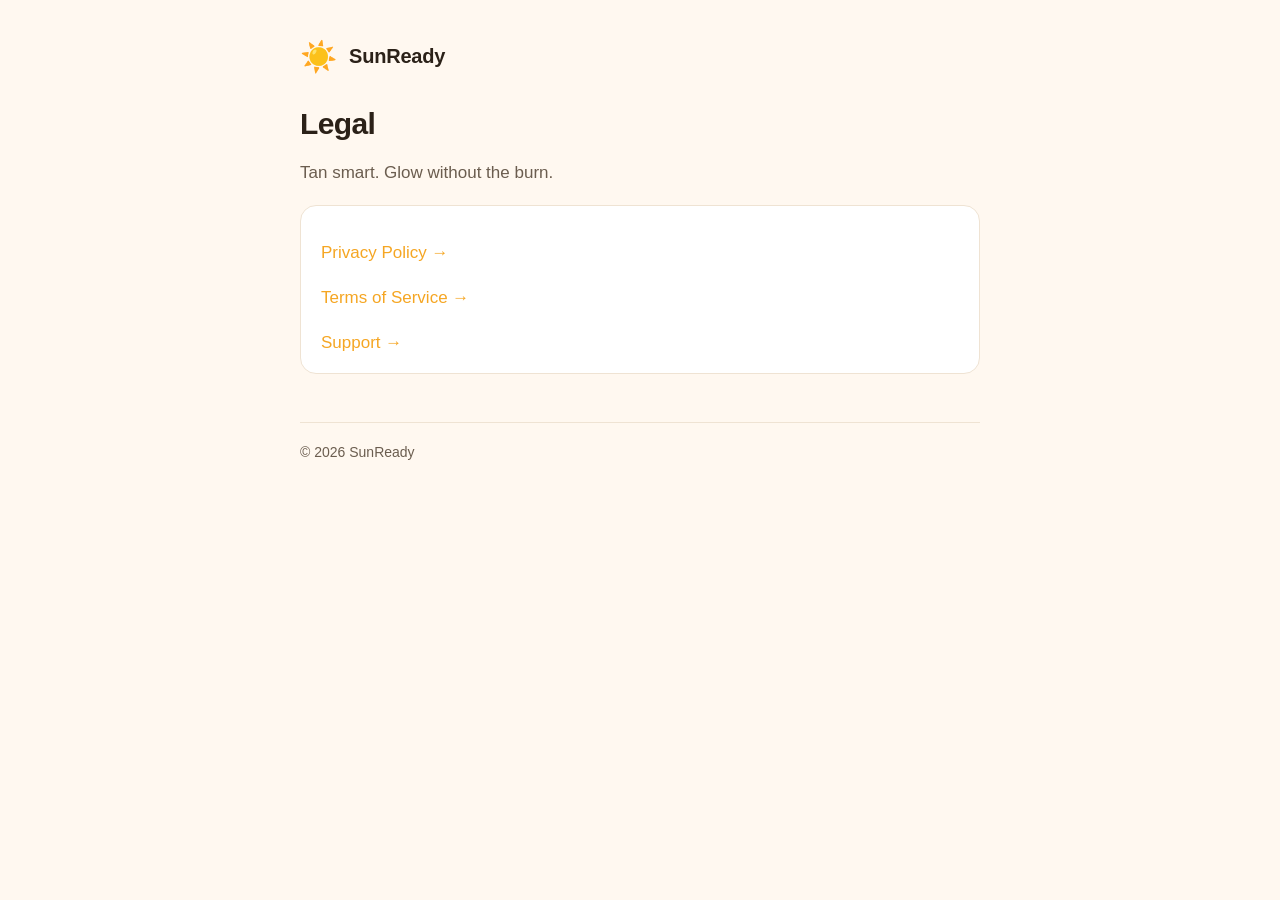
<file: index.html>
<!DOCTYPE html>
<html lang="en">
<head>
  <meta charset="utf-8">
  <meta name="viewport" content="width=device-width, initial-scale=1">
  <title>SunReady — Legal</title>
  <link rel="stylesheet" href="style.css">
</head>
<body>
  <div class="wrap">
    <header class="site">
      <span class="logo">☀️</span>
      <span class="name">SunReady</span>
    </header>
    <h1>Legal</h1>
    <p class="muted">Tan smart. Glow without the burn.</p>
    <div class="card">
      <p><a href="privacy.html">Privacy Policy →</a></p>
      <p><a href="terms.html">Terms of Service →</a></p>
      <p style="margin-bottom:0"><a href="support.html">Support →</a></p>
    </div>
    <footer class="site">© 2026 SunReady</footer>
  </div>
</body>
</html>
</file>
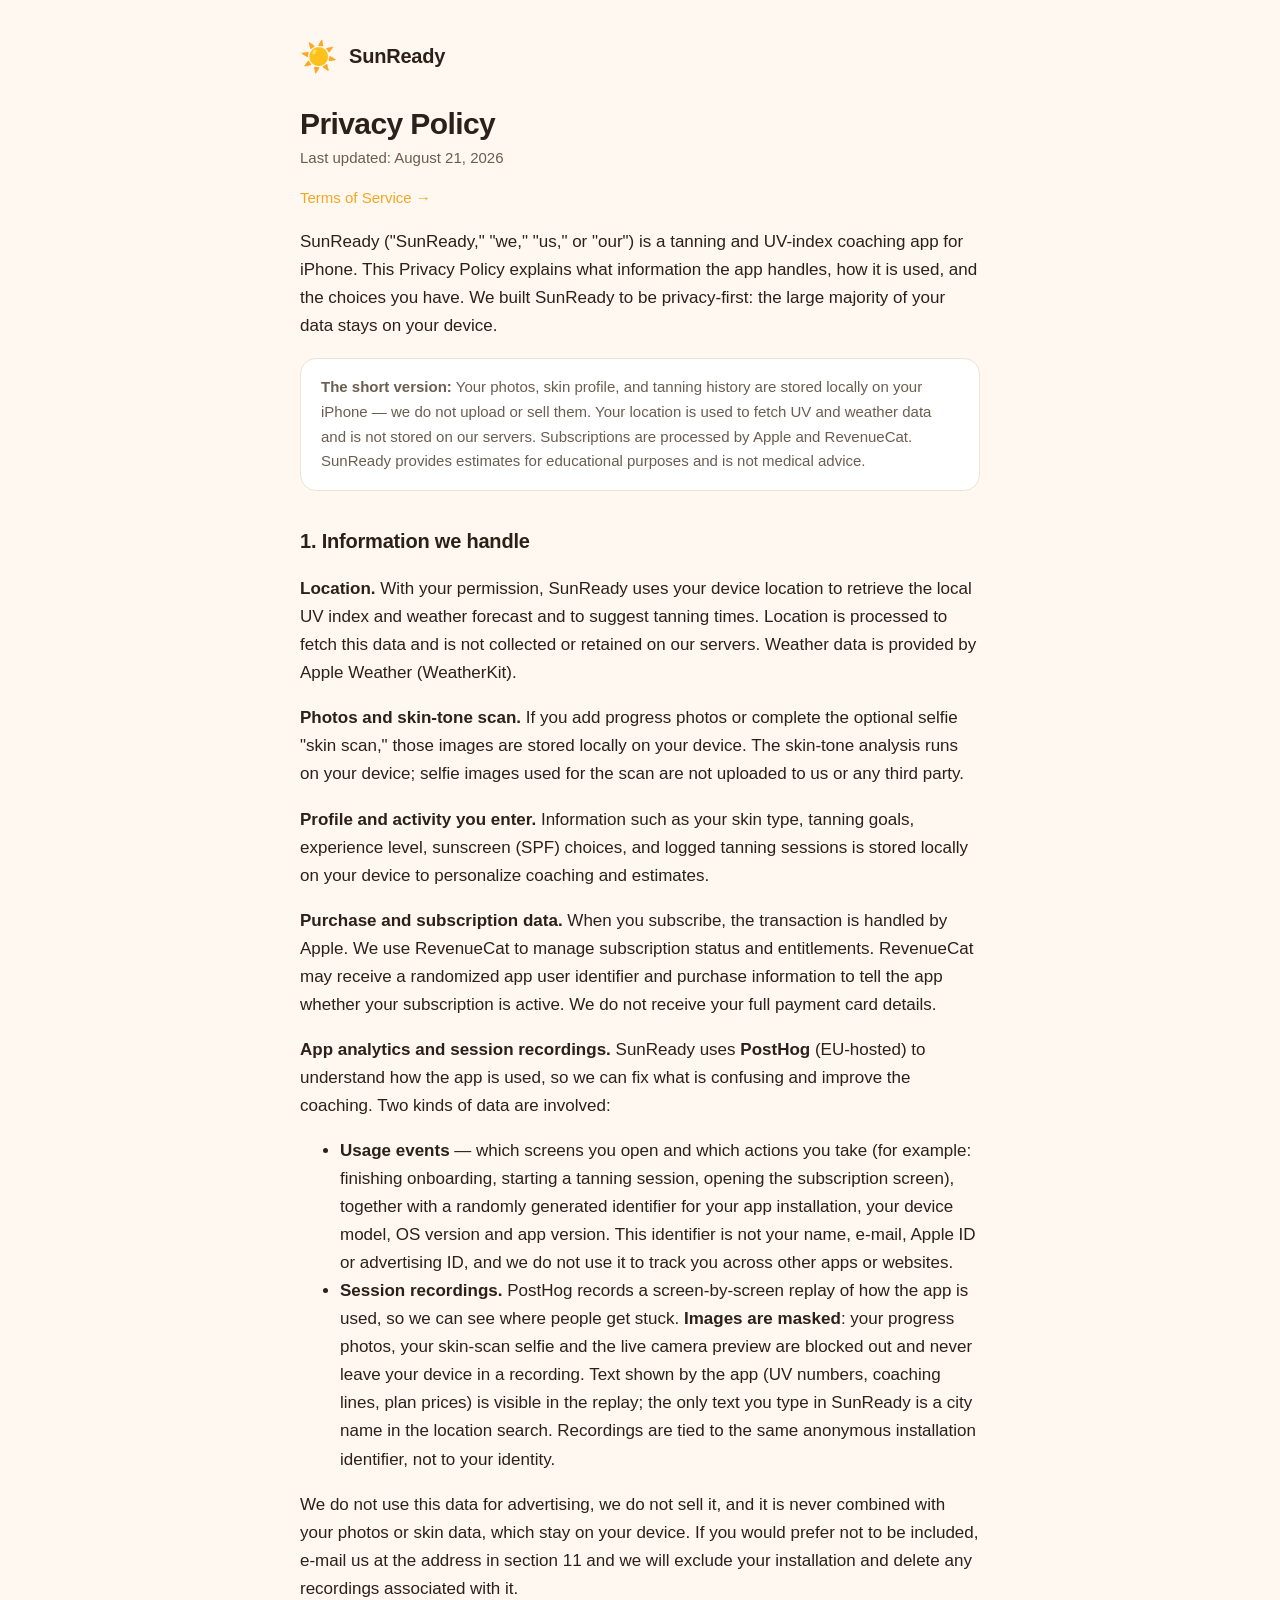
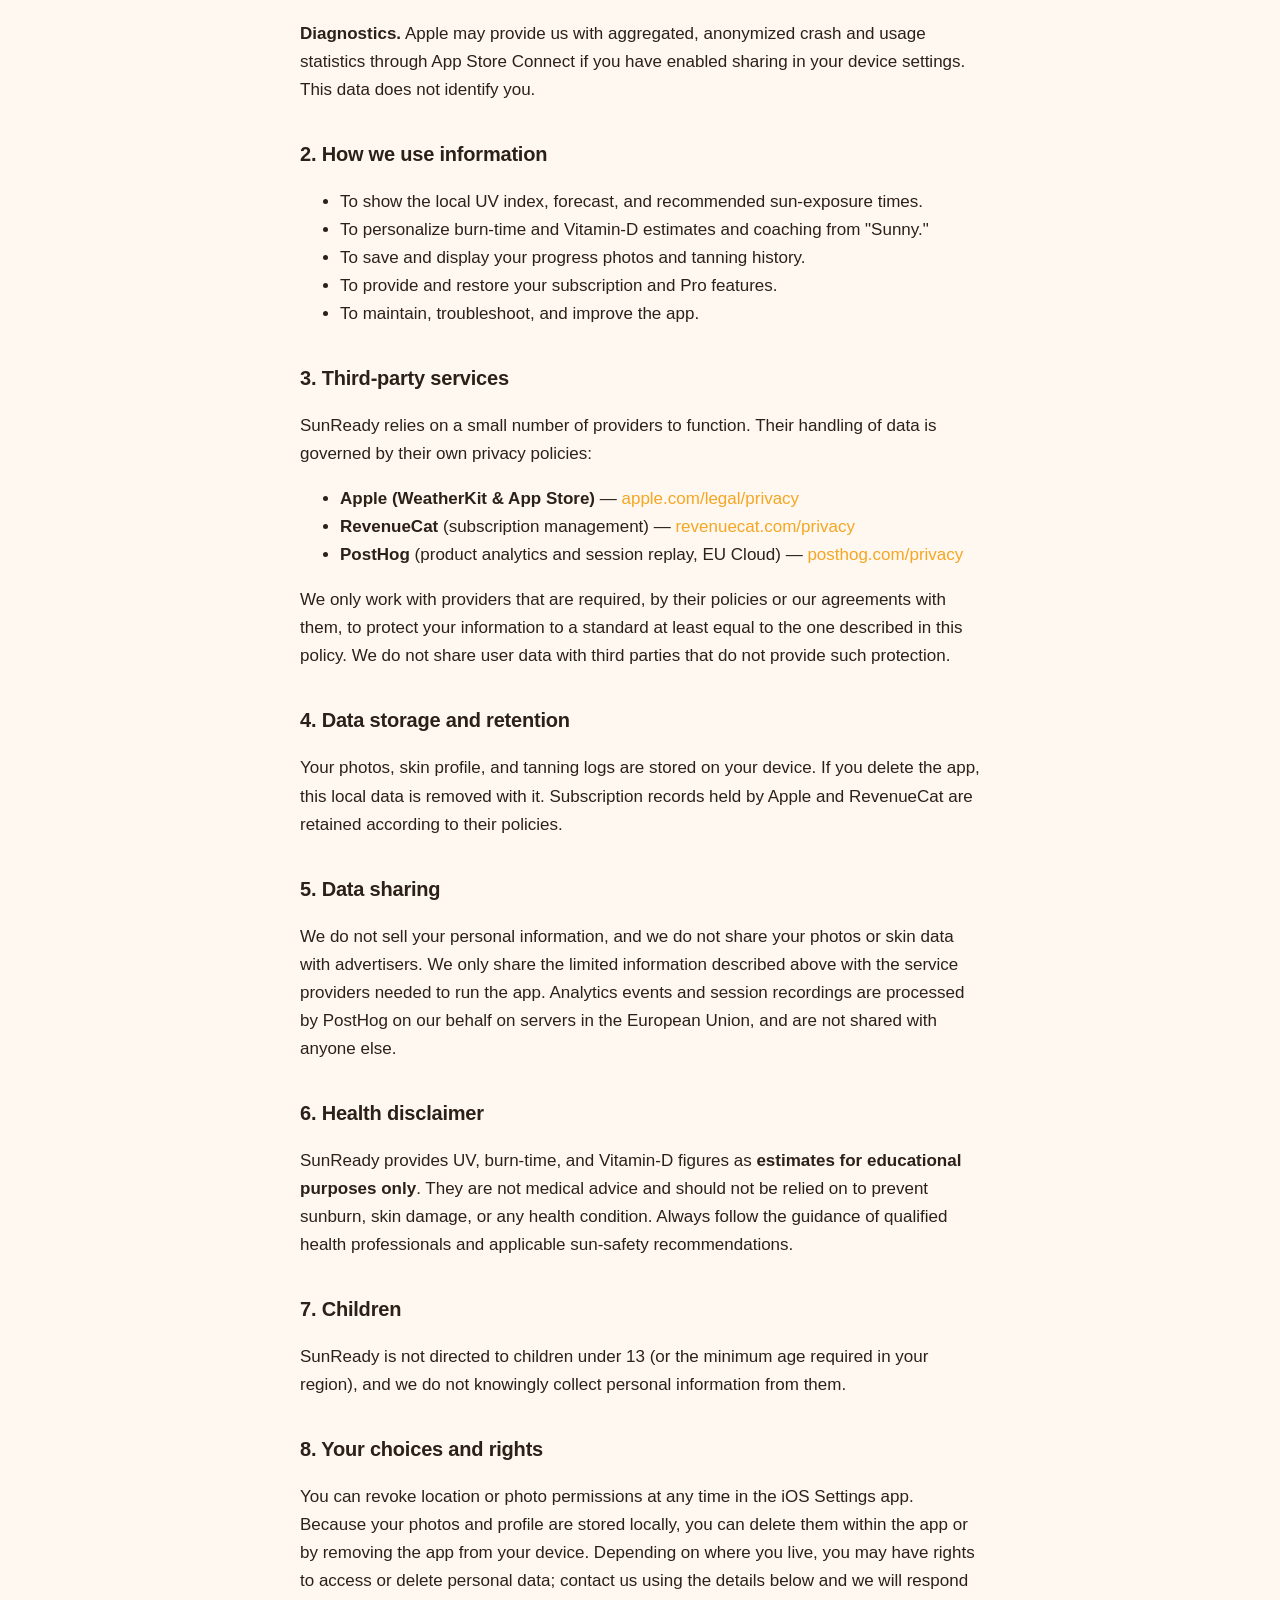
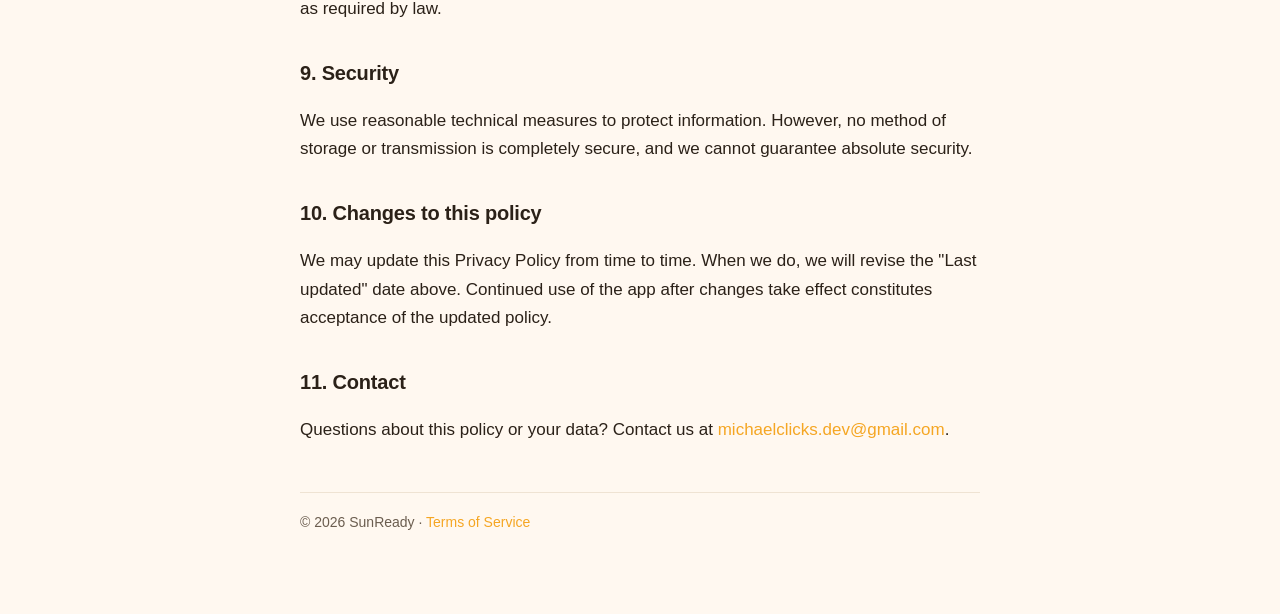
<file: privacy.html>
<!DOCTYPE html>
<html lang="en">
<head>
  <meta charset="utf-8">
  <meta name="viewport" content="width=device-width, initial-scale=1">
  <title>SunReady — Privacy Policy</title>
  <link rel="stylesheet" href="style.css">
</head>
<body>
  <div class="wrap">
    <header class="site">
      <span class="logo">☀️</span>
      <span class="name">SunReady</span>
    </header>

    <h1>Privacy Policy</h1>
    <p class="updated">Last updated: August 21, 2026</p>

    <nav class="toc">
      <a href="terms.html">Terms of Service →</a>
    </nav>

    <p>SunReady ("SunReady," "we," "us," or "our") is a tanning and UV-index coaching app for
      iPhone. This Privacy Policy explains what information the app handles, how it is used, and
      the choices you have. We built SunReady to be privacy-first: the large majority of your
      data stays on your device.</p>

    <div class="card note">
      <strong>The short version:</strong> Your photos, skin profile, and tanning history are
      stored locally on your iPhone — we do not upload or sell them. Your location is used to
      fetch UV and weather data and is not stored on our servers. Subscriptions are processed by
      Apple and RevenueCat. SunReady provides estimates for educational purposes and is not
      medical advice.
    </div>

    <h2>1. Information we handle</h2>
    <p><strong>Location.</strong> With your permission, SunReady uses your device location to
      retrieve the local UV index and weather forecast and to suggest tanning times. Location is
      processed to fetch this data and is not collected or retained on our servers. Weather data
      is provided by Apple Weather (WeatherKit).</p>
    <p><strong>Photos and skin-tone scan.</strong> If you add progress photos or complete the
      optional selfie "skin scan," those images are stored locally on your device. The skin-tone
      analysis runs on your device; selfie images used for the scan are not uploaded to us or any
      third party.</p>
    <p><strong>Profile and activity you enter.</strong> Information such as your skin type,
      tanning goals, experience level, sunscreen (SPF) choices, and logged tanning sessions is
      stored locally on your device to personalize coaching and estimates.</p>
    <p><strong>Purchase and subscription data.</strong> When you subscribe, the transaction is
      handled by Apple. We use RevenueCat to manage subscription status and entitlements.
      RevenueCat may receive a randomized app user identifier and purchase information to tell the
      app whether your subscription is active. We do not receive your full payment card details.</p>
    <p><strong>App analytics and session recordings.</strong> SunReady uses
      <strong>PostHog</strong> (EU-hosted) to understand how the app is used, so we can fix what is
      confusing and improve the coaching. Two kinds of data are involved:</p>
    <ul>
      <li><strong>Usage events</strong> — which screens you open and which actions you take (for
        example: finishing onboarding, starting a tanning session, opening the subscription
        screen), together with a randomly generated identifier for your app installation, your
        device model, OS version and app version. This identifier is not your name, e-mail, Apple
        ID or advertising ID, and we do not use it to track you across other apps or websites.</li>
      <li><strong>Session recordings.</strong> PostHog records a screen-by-screen replay of how the
        app is used, so we can see where people get stuck. <strong>Images are masked</strong>: your
        progress photos, your skin-scan selfie and the live camera preview are blocked out and
        never leave your device in a recording. Text shown by the app (UV numbers, coaching lines,
        plan prices) is visible in the replay; the only text you type in SunReady is a city name in
        the location search. Recordings are tied to the same anonymous installation identifier, not
        to your identity.</li>
    </ul>
    <p>We do not use this data for advertising, we do not sell it, and it is never combined with
      your photos or skin data, which stay on your device. If you would prefer not to be included,
      e-mail us at the address in section 11 and we will exclude your installation and delete any
      recordings associated with it.</p>

    <p><strong>Diagnostics.</strong> Apple may provide us with aggregated, anonymized crash and
      usage statistics through App Store Connect if you have enabled sharing in your device
      settings. This data does not identify you.</p>

    <h2>2. How we use information</h2>
    <ul>
      <li>To show the local UV index, forecast, and recommended sun-exposure times.</li>
      <li>To personalize burn-time and Vitamin-D estimates and coaching from "Sunny."</li>
      <li>To save and display your progress photos and tanning history.</li>
      <li>To provide and restore your subscription and Pro features.</li>
      <li>To maintain, troubleshoot, and improve the app.</li>
    </ul>

    <h2>3. Third-party services</h2>
    <p>SunReady relies on a small number of providers to function. Their handling of data is
      governed by their own privacy policies:</p>
    <ul>
      <li><strong>Apple (WeatherKit &amp; App Store)</strong> —
        <a href="https://www.apple.com/legal/privacy/" target="_blank" rel="noopener">apple.com/legal/privacy</a></li>
      <li><strong>RevenueCat</strong> (subscription management) —
        <a href="https://www.revenuecat.com/privacy" target="_blank" rel="noopener">revenuecat.com/privacy</a></li>
      <li><strong>PostHog</strong> (product analytics and session replay, EU Cloud) —
        <a href="https://posthog.com/privacy" target="_blank" rel="noopener">posthog.com/privacy</a></li>
    </ul>
    <p>We only work with providers that are required, by their policies or our agreements with
      them, to protect your information to a standard at least equal to the one described in this
      policy. We do not share user data with third parties that do not provide such protection.</p>

    <h2>4. Data storage and retention</h2>
    <p>Your photos, skin profile, and tanning logs are stored on your device. If you delete the
      app, this local data is removed with it. Subscription records held by Apple and RevenueCat
      are retained according to their policies.</p>

    <h2>5. Data sharing</h2>
    <p>We do not sell your personal information, and we do not share your photos or skin data with
      advertisers. We only share the limited information described above with the service
      providers needed to run the app. Analytics events and session recordings are processed by
      PostHog on our behalf on servers in the European Union, and are not shared with anyone
      else.</p>

    <h2>6. Health disclaimer</h2>
    <p>SunReady provides UV, burn-time, and Vitamin-D figures as <strong>estimates for
      educational purposes only</strong>. They are not medical advice and should not be relied on
      to prevent sunburn, skin damage, or any health condition. Always follow the guidance of
      qualified health professionals and applicable sun-safety recommendations.</p>

    <h2>7. Children</h2>
    <p>SunReady is not directed to children under 13 (or the minimum age required in your
      region), and we do not knowingly collect personal information from them.</p>

    <h2>8. Your choices and rights</h2>
    <p>You can revoke location or photo permissions at any time in the iOS Settings app. Because
      your photos and profile are stored locally, you can delete them within the app or by
      removing the app from your device. Depending on where you live, you may have rights to
      access or delete personal data; contact us using the details below and we will respond as
      required by law.</p>

    <h2>9. Security</h2>
    <p>We use reasonable technical measures to protect information. However, no method of storage
      or transmission is completely secure, and we cannot guarantee absolute security.</p>

    <h2>10. Changes to this policy</h2>
    <p>We may update this Privacy Policy from time to time. When we do, we will revise the "Last
      updated" date above. Continued use of the app after changes take effect constitutes
      acceptance of the updated policy.</p>

    <h2>11. Contact</h2>
    <p>Questions about this policy or your data? Contact us at
      <a href="mailto:michaelclicks.dev@gmail.com">michaelclicks.dev@gmail.com</a>.</p>

    <footer class="site">
      © 2026 SunReady · <a href="terms.html">Terms of Service</a>
    </footer>
  </div>
</body>
</html>
</file>
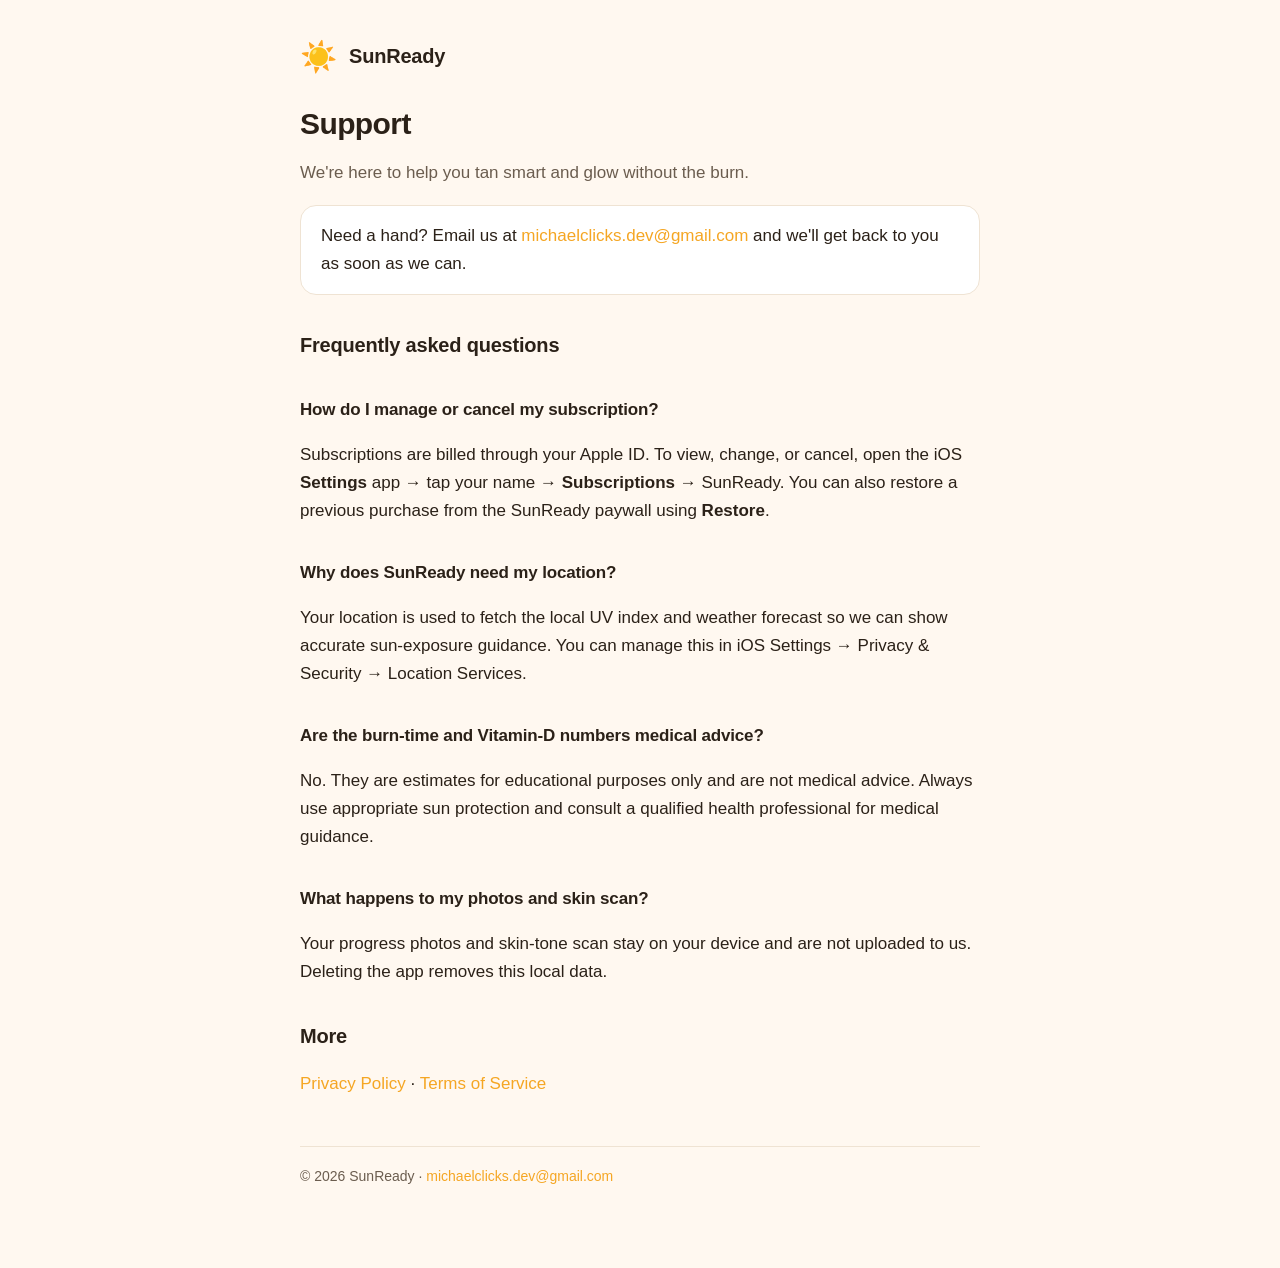
<file: support.html>
<!DOCTYPE html>
<html lang="en">
<head>
  <meta charset="utf-8">
  <meta name="viewport" content="width=device-width, initial-scale=1">
  <title>SunReady — Support</title>
  <link rel="stylesheet" href="style.css">
</head>
<body>
  <div class="wrap">
    <header class="site">
      <span class="logo">☀️</span>
      <span class="name">SunReady</span>
    </header>

    <h1>Support</h1>
    <p class="muted">We're here to help you tan smart and glow without the burn.</p>

    <div class="card">
      <p style="margin:0">Need a hand? Email us at
        <a href="mailto:michaelclicks.dev@gmail.com">michaelclicks.dev@gmail.com</a>
        and we'll get back to you as soon as we can.</p>
    </div>

    <h2>Frequently asked questions</h2>

    <h2 style="font-size:17px">How do I manage or cancel my subscription?</h2>
    <p>Subscriptions are billed through your Apple ID. To view, change, or cancel, open the iOS
      <strong>Settings</strong> app → tap your name → <strong>Subscriptions</strong> → SunReady.
      You can also restore a previous purchase from the SunReady paywall using <strong>Restore</strong>.</p>

    <h2 style="font-size:17px">Why does SunReady need my location?</h2>
    <p>Your location is used to fetch the local UV index and weather forecast so we can show
      accurate sun-exposure guidance. You can manage this in iOS Settings → Privacy &amp;
      Security → Location Services.</p>

    <h2 style="font-size:17px">Are the burn-time and Vitamin-D numbers medical advice?</h2>
    <p>No. They are estimates for educational purposes only and are not medical advice. Always use
      appropriate sun protection and consult a qualified health professional for medical guidance.</p>

    <h2 style="font-size:17px">What happens to my photos and skin scan?</h2>
    <p>Your progress photos and skin-tone scan stay on your device and are not uploaded to us.
      Deleting the app removes this local data.</p>

    <h2>More</h2>
    <p><a href="privacy.html">Privacy Policy</a> · <a href="terms.html">Terms of Service</a></p>

    <footer class="site">
      © 2026 SunReady · <a href="mailto:michaelclicks.dev@gmail.com">michaelclicks.dev@gmail.com</a>
    </footer>
  </div>
</body>
</html>
</file>
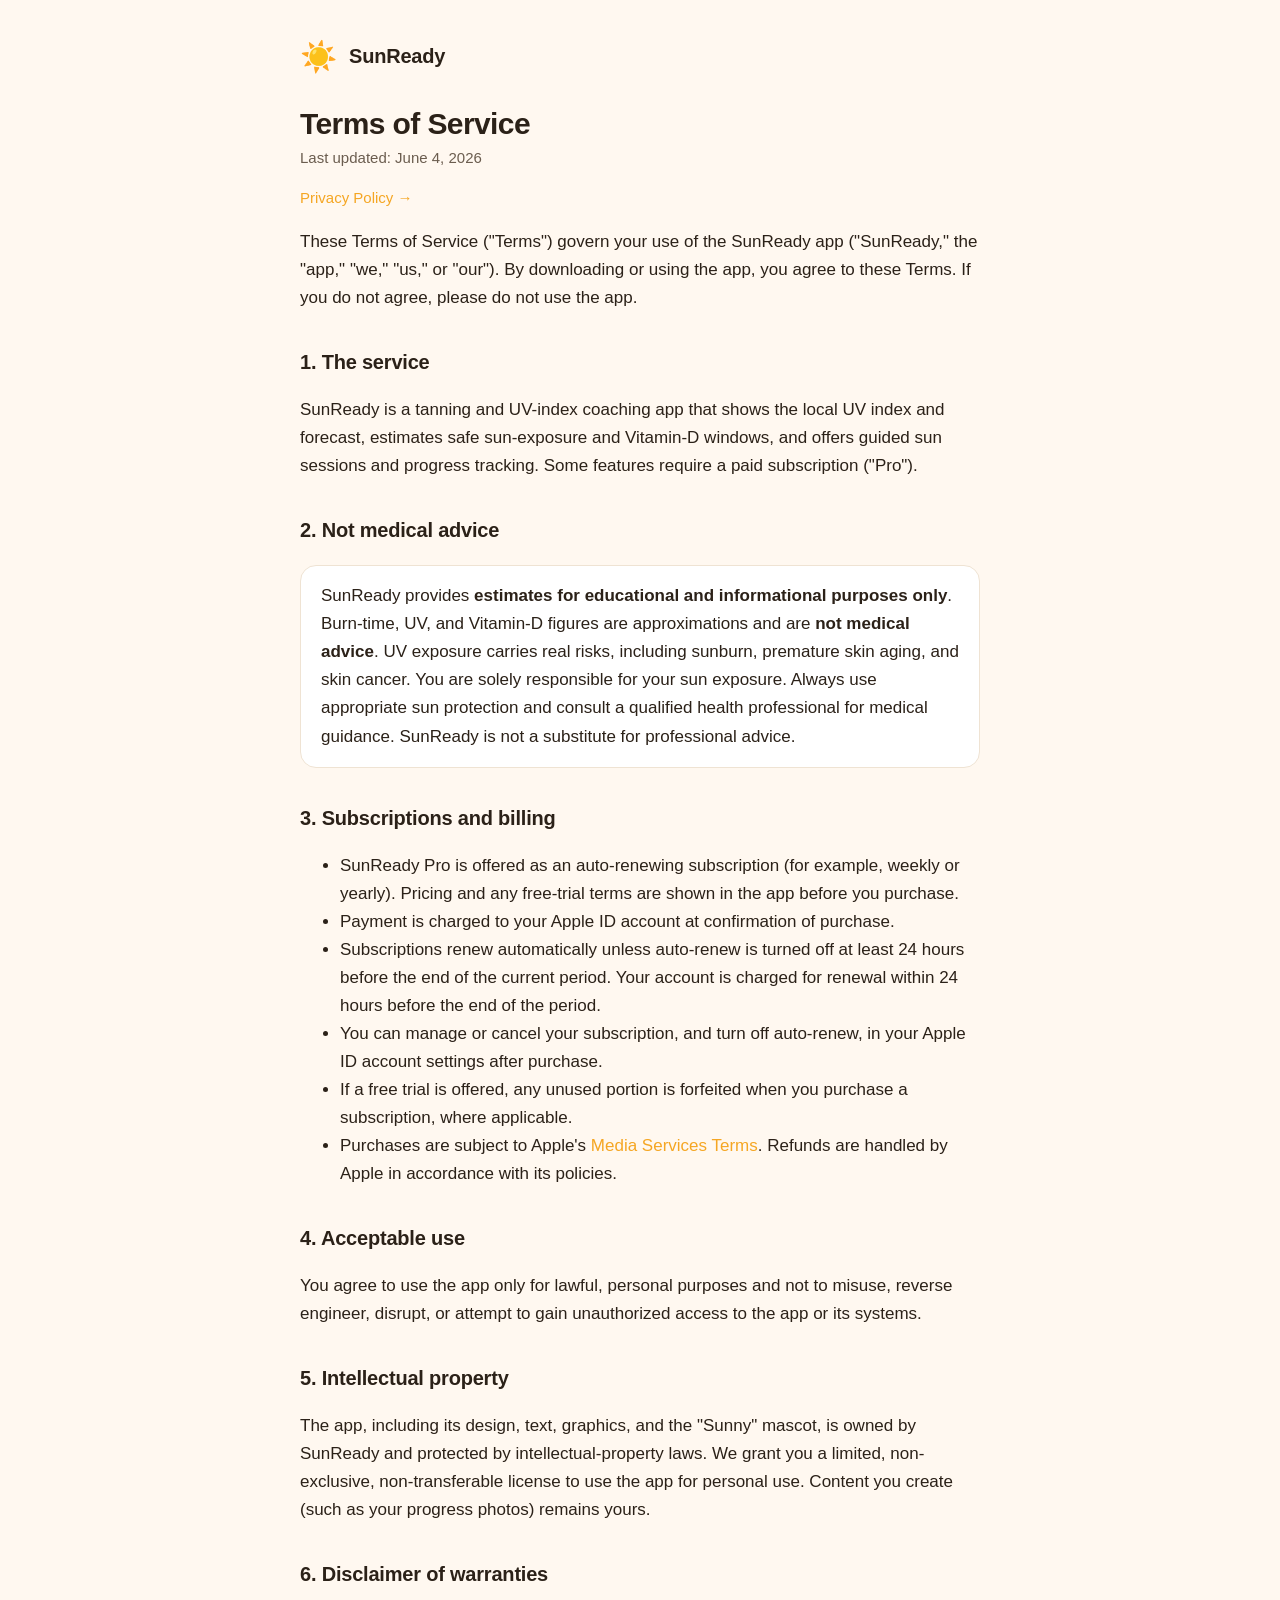
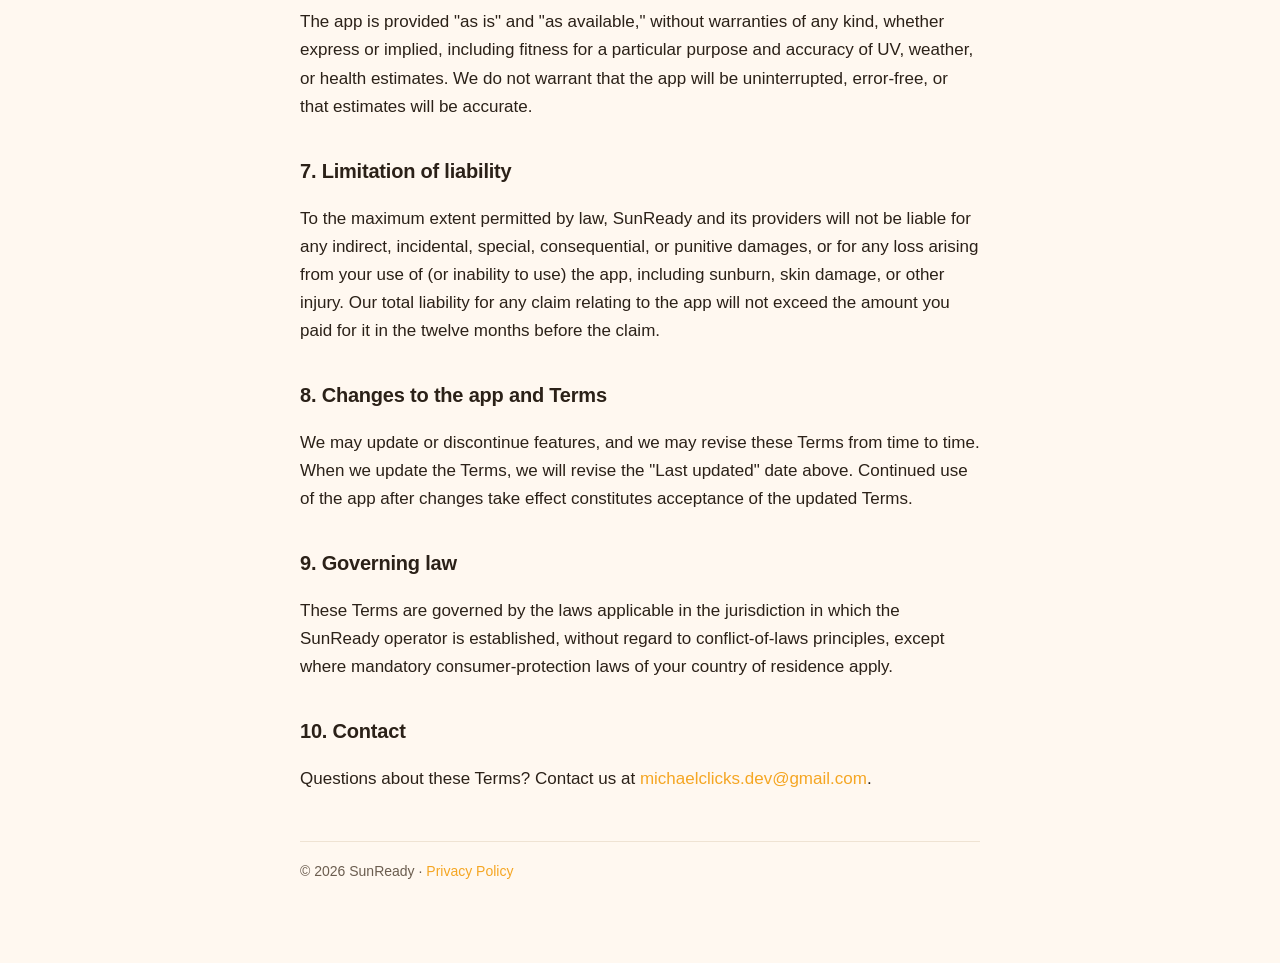
<file: terms.html>
<!DOCTYPE html>
<html lang="en">
<head>
  <meta charset="utf-8">
  <meta name="viewport" content="width=device-width, initial-scale=1">
  <title>SunReady — Terms of Service</title>
  <link rel="stylesheet" href="style.css">
</head>
<body>
  <div class="wrap">
    <header class="site">
      <span class="logo">☀️</span>
      <span class="name">SunReady</span>
    </header>

    <h1>Terms of Service</h1>
    <p class="updated">Last updated: June 4, 2026</p>

    <nav class="toc">
      <a href="privacy.html">Privacy Policy →</a>
    </nav>

    <p>These Terms of Service ("Terms") govern your use of the SunReady app ("SunReady," the
      "app," "we," "us," or "our"). By downloading or using the app, you agree to these Terms. If
      you do not agree, please do not use the app.</p>

    <h2>1. The service</h2>
    <p>SunReady is a tanning and UV-index coaching app that shows the local UV index and forecast,
      estimates safe sun-exposure and Vitamin-D windows, and offers guided sun sessions and
      progress tracking. Some features require a paid subscription ("Pro").</p>

    <h2>2. Not medical advice</h2>
    <div class="card">
      <p style="margin:0">SunReady provides <strong>estimates for educational and informational
        purposes only</strong>. Burn-time, UV, and Vitamin-D figures are approximations and are
        <strong>not medical advice</strong>. UV exposure carries real risks, including sunburn,
        premature skin aging, and skin cancer. You are solely responsible for your sun exposure.
        Always use appropriate sun protection and consult a qualified health professional for
        medical guidance. SunReady is not a substitute for professional advice.</p>
    </div>

    <h2>3. Subscriptions and billing</h2>
    <ul>
      <li>SunReady Pro is offered as an auto-renewing subscription (for example, weekly or
        yearly). Pricing and any free-trial terms are shown in the app before you purchase.</li>
      <li>Payment is charged to your Apple ID account at confirmation of purchase.</li>
      <li>Subscriptions renew automatically unless auto-renew is turned off at least 24 hours
        before the end of the current period. Your account is charged for renewal within 24 hours
        before the end of the period.</li>
      <li>You can manage or cancel your subscription, and turn off auto-renew, in your Apple ID
        account settings after purchase.</li>
      <li>If a free trial is offered, any unused portion is forfeited when you purchase a
        subscription, where applicable.</li>
      <li>Purchases are subject to Apple's
        <a href="https://www.apple.com/legal/internet-services/itunes/" target="_blank" rel="noopener">Media Services Terms</a>.
        Refunds are handled by Apple in accordance with its policies.</li>
    </ul>

    <h2>4. Acceptable use</h2>
    <p>You agree to use the app only for lawful, personal purposes and not to misuse, reverse
      engineer, disrupt, or attempt to gain unauthorized access to the app or its systems.</p>

    <h2>5. Intellectual property</h2>
    <p>The app, including its design, text, graphics, and the "Sunny" mascot, is owned by
      SunReady and protected by intellectual-property laws. We grant you a limited,
      non-exclusive, non-transferable license to use the app for personal use. Content you create
      (such as your progress photos) remains yours.</p>

    <h2>6. Disclaimer of warranties</h2>
    <p>The app is provided "as is" and "as available," without warranties of any kind, whether
      express or implied, including fitness for a particular purpose and accuracy of UV, weather,
      or health estimates. We do not warrant that the app will be uninterrupted, error-free, or
      that estimates will be accurate.</p>

    <h2>7. Limitation of liability</h2>
    <p>To the maximum extent permitted by law, SunReady and its providers will not be liable for
      any indirect, incidental, special, consequential, or punitive damages, or for any loss
      arising from your use of (or inability to use) the app, including sunburn, skin damage, or
      other injury. Our total liability for any claim relating to the app will not exceed the
      amount you paid for it in the twelve months before the claim.</p>

    <h2>8. Changes to the app and Terms</h2>
    <p>We may update or discontinue features, and we may revise these Terms from time to time.
      When we update the Terms, we will revise the "Last updated" date above. Continued use of the
      app after changes take effect constitutes acceptance of the updated Terms.</p>

    <h2>9. Governing law</h2>
    <p>These Terms are governed by the laws applicable in the jurisdiction in which the SunReady
      operator is established, without regard to conflict-of-laws principles, except where
      mandatory consumer-protection laws of your country of residence apply.</p>

    <h2>10. Contact</h2>
    <p>Questions about these Terms? Contact us at
      <a href="mailto:michaelclicks.dev@gmail.com">michaelclicks.dev@gmail.com</a>.</p>

    <footer class="site">
      © 2026 SunReady · <a href="privacy.html">Privacy Policy</a>
    </footer>
  </div>
</body>
</html>
</file>
<file: style.css>
:root {
  color-scheme: light dark;
  --bg: #fff8f0;
  --card: #ffffff;
  --text: #2b2118;
  --muted: #6b5d4f;
  --accent: #f5a623;
  --border: #efe3d3;
}
@media (prefers-color-scheme: dark) {
  :root {
    --bg: #181410;
    --card: #221c16;
    --text: #f3eadd;
    --muted: #b3a695;
    --accent: #ffb23e;
    --border: #2f271f;
  }
}
* { box-sizing: border-box; }
body {
  margin: 0;
  background: var(--bg);
  color: var(--text);
  font: 17px/1.65 -apple-system, BlinkMacSystemFont, "Segoe UI", Roboto, Helvetica, Arial, sans-serif;
  -webkit-font-smoothing: antialiased;
}
.wrap { max-width: 720px; margin: 0 auto; padding: 32px 20px 80px; }
header.site { display: flex; align-items: center; gap: 12px; margin-bottom: 8px; }
header.site .logo { font-size: 30px; }
header.site .name { font-size: 20px; font-weight: 700; letter-spacing: -0.01em; }
h1 { font-size: 30px; line-height: 1.2; letter-spacing: -0.02em; margin: 24px 0 4px; }
h2 { font-size: 20px; letter-spacing: -0.01em; margin: 34px 0 8px; }
.updated { color: var(--muted); font-size: 15px; margin: 0 0 8px; }
p, li { color: var(--text); }
a { color: var(--accent); text-decoration: none; }
a:hover { text-decoration: underline; }
.muted { color: var(--muted); }
.card {
  background: var(--card);
  border: 1px solid var(--border);
  border-radius: 16px;
  padding: 16px 20px;
  margin: 18px 0;
}
.note { font-size: 15px; color: var(--muted); }
nav.toc { font-size: 15px; margin: 16px 0 8px; }
nav.toc a { margin-right: 14px; }
footer.site { margin-top: 48px; padding-top: 18px; border-top: 1px solid var(--border); color: var(--muted); font-size: 14px; }
</file>
